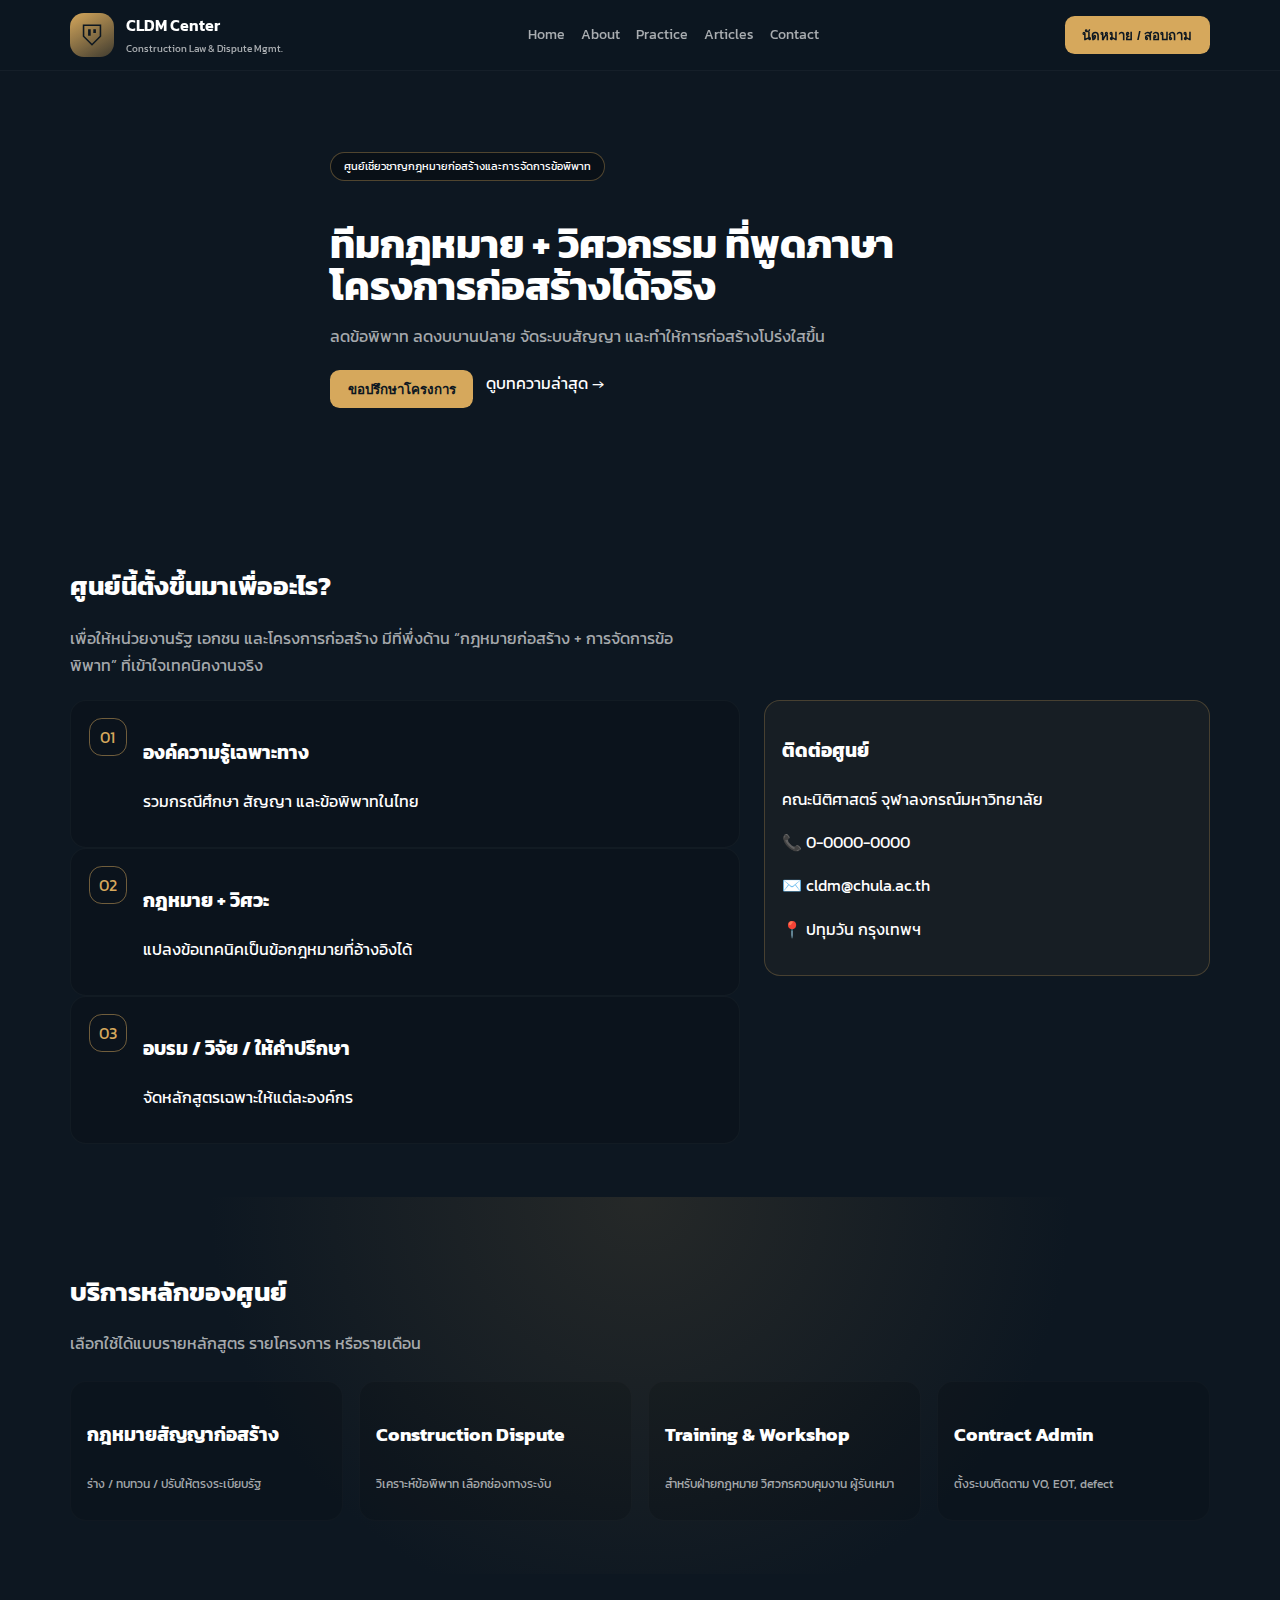
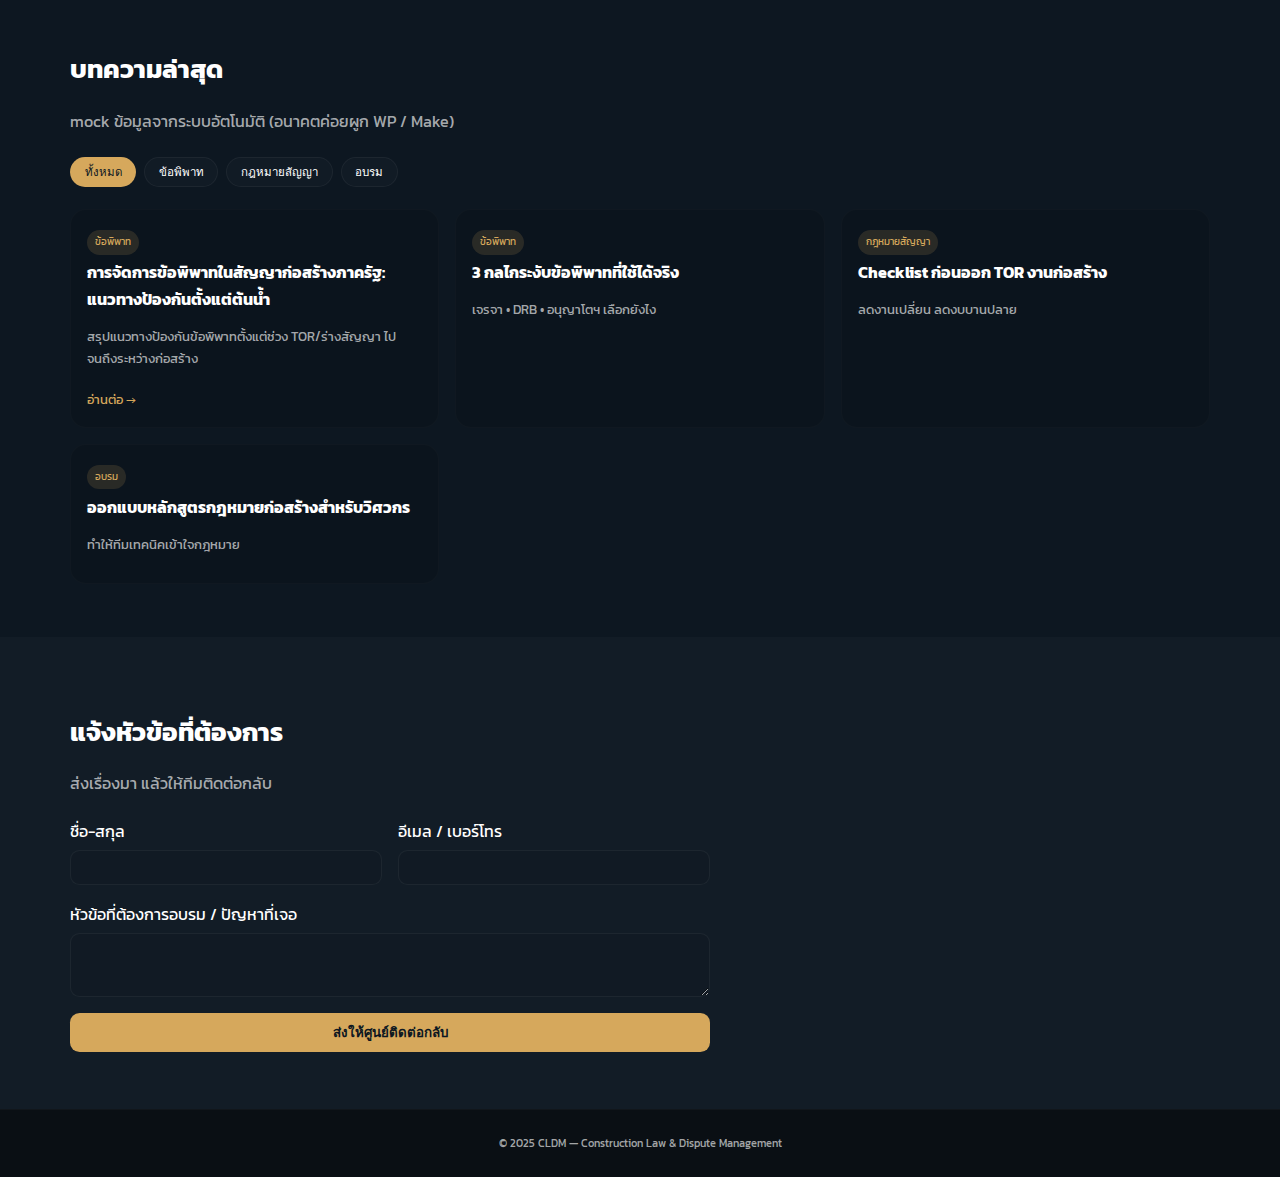
<file: index.html>
<!DOCTYPE html>
<html lang="th">
<head>
  <meta charset="UTF-8" />
  <title>CLDM Center — Construction Law & Dispute</title>
  <meta name="viewport" content="width=device-width, initial-scale=1" />
  <link href="https://fonts.googleapis.com/css2?family=Kanit:wght@300;400;500;600;700&display=swap" rel="stylesheet">
  <link rel="stylesheet" href="style.css" />
</head>
<body>
  <!-- NAV -->
  <header class="topbar">
    <div class="container nav-wrap">
      <div class="brand">
        <div class="brand-icon">
          <svg width="26" height="26" viewBox="0 0 40 40" fill="none">
            <path d="M7 5h26v17L20 35 7 22V5z" stroke="#0d1721" stroke-width="2.4" fill="none"/>
            <path d="M14 11h4v10h-4zM22 11h4v6h-4z" fill="#0d1721"/>
          </svg>
        </div>
        <div>
          <div class="brand-title">CLDM Center</div>
          <div class="brand-sub">Construction Law & Dispute Mgmt.</div>
        </div>
      </div>

      <!-- desktop nav -->
      <nav class="nav-links">
        <a href="#home" data-nav>Home</a>
        <a href="#about" data-nav>About</a>
        <a href="#practice" data-nav>Practice</a>
        <a href="#articles" data-nav>Articles</a>
        <a href="#contact" data-nav>Contact</a>
      </nav>

      <!-- mobile toggle -->
      <button class="nav-toggle" id="navToggle" aria-label="Toggle navigation">
        <span></span><span></span><span></span>
      </button>

      <!-- primary btn -->
      <button class="btn nav-cta" data-nav="#contact">นัดหมาย / สอบถาม</button>
    </div>

    <!-- mobile dropdown -->
    <div class="mobile-nav" id="mobileNav">
      <a href="#home" data-nav>Home</a>
      <a href="#about" data-nav>About</a>
      <a href="#practice" data-nav>Practice</a>
      <a href="#articles" data-nav>Articles</a>
      <a href="#contact" data-nav>Contact</a>
    </div>
  </header>

  <!-- HERO -->
  <section id="home" class="hero">
    <div class="container">
      <div class="hero-content">
        <div class="hero-tag">ศูนย์เชี่ยวชาญกฎหมายก่อสร้างและการจัดการข้อพิพาท</div>
        <h1>ทีมกฎหมาย + วิศวกรรม ที่พูดภาษาโครงการก่อสร้างได้จริง</h1>
        <p>ลดข้อพิพาท ลดงบบานปลาย จัดระบบสัญญา และทำให้การก่อสร้างโปร่งใสขึ้น</p>
        <div class="hero-actions">
          <button class="btn" data-nav="#contact">ขอปรึกษาโครงการ</button>
          <a href="#articles" data-nav class="hero-link">ดูบทความล่าสุด →</a>
        </div>
      </div>
    </div>
  </section>

  <!-- ABOUT -->
  <section id="about" class="section">
    <div class="container">
      <h2 class="section-title">ศูนย์นี้ตั้งขึ้นมาเพื่ออะไร?</h2>
      <p class="section-sub">เพื่อให้หน่วยงานรัฐ เอกชน และโครงการก่อสร้าง มีที่พึ่งด้าน “กฎหมายก่อสร้าง + การจัดการข้อพิพาท” ที่เข้าใจเทคนิคงานจริง</p>
      <div class="about-grid">
        <div>
          <div class="about-card">
            <div class="icon-box">01</div>
            <div>
              <h3>องค์ความรู้เฉพาะทาง</h3>
              <p>รวมกรณีศึกษา สัญญา และข้อพิพาทในไทย</p>
            </div>
          </div>
          <div class="about-card">
            <div class="icon-box">02</div>
            <div>
              <h3>กฎหมาย + วิศวะ</h3>
              <p>แปลงข้อเทคนิคเป็นข้อกฎหมายที่อ้างอิงได้</p>
            </div>
          </div>
          <div class="about-card">
            <div class="icon-box">03</div>
            <div>
              <h3>อบรม / วิจัย / ให้คำปรึกษา</h3>
              <p>จัดหลักสูตรเฉพาะให้แต่ละองค์กร</p>
            </div>
          </div>
        </div>
        <div>
          <div class="contact-box">
            <h3>ติดต่อศูนย์</h3>
            <p class="muted">คณะนิติศาสตร์ จุฬาลงกรณ์มหาวิทยาลัย</p>
            <p>📞 0-0000-0000</p>
            <p>✉️ cldm@chula.ac.th</p>
            <p>📍 ปทุมวัน กรุงเทพฯ</p>
          </div>
        </div>
      </div>
    </div>
  </section>

  <!-- PRACTICE -->
  <section id="practice" class="section section-dark">
    <div class="container">
      <h2 class="section-title">บริการหลักของศูนย์</h2>
      <p class="section-sub">เลือกใช้ได้แบบรายหลักสูตร รายโครงการ หรือรายเดือน</p>
      <div class="grid-cards">
        <div class="card">
          <h3>กฎหมายสัญญาก่อสร้าง</h3>
          <small>ร่าง / ทบทวน / ปรับให้ตรงระเบียบรัฐ</small>
        </div>
        <div class="card">
          <h3>Construction Dispute</h3>
          <small>วิเคราะห์ข้อพิพาท เลือกช่องทางระงับ</small>
        </div>
        <div class="card">
          <h3>Training & Workshop</h3>
          <small>สำหรับฝ่ายกฎหมาย วิศวกรควบคุมงาน ผู้รับเหมา</small>
        </div>
        <div class="card">
          <h3>Contract Admin</h3>
          <small>ตั้งระบบติดตาม VO, EOT, defect</small>
        </div>
      </div>
    </div>
  </section>

  <!-- ARTICLES -->
  <section id="articles" class="section">
    <div class="container">
      <h2 class="section-title">บทความล่าสุด</h2>
      <p class="section-sub">mock ข้อมูลจากระบบอัตโนมัติ (อนาคตค่อยผูก WP / Make)</p>

      <div class="filter-row">
        <button class="tag-btn active" data-filter="all">ทั้งหมด</button>
        <button class="tag-btn" data-filter="dispute">ข้อพิพาท</button>
        <button class="tag-btn" data-filter="contract">กฎหมายสัญญา</button>
        <button class="tag-btn" data-filter="training">อบรม</button>
      </div>

      <div class="article-list" id="articleListFull">
        <!-- JS เติมให้ -->
      </div>
    </div>
  </section>

  <!-- CONTACT -->
  <section id="contact" class="section section-light">
    <div class="container">
      <h2 class="section-title">แจ้งหัวข้อที่ต้องการ</h2>
      <p class="section-sub">ส่งเรื่องมา แล้วให้ทีมติดต่อกลับ</p>
      <form id="contactForm" class="contact-form">
        <div class="form-group">
          <label>ชื่อ-สกุล</label>
          <input name="name" required>
        </div>
        <div class="form-group">
          <label>อีเมล / เบอร์โทร</label>
          <input name="contact" required>
        </div>
        <div class="form-group full">
          <label>หัวข้อที่ต้องการอบรม / ปัญหาที่เจอ</label>
          <textarea name="topic" rows="3"></textarea>
        </div>
        <div class="form-group full">
          <button class="btn" type="submit">ส่งให้ศูนย์ติดต่อกลับ</button>
          <span id="formMsg" class="form-msg"></span>
        </div>
      </form>
    </div>
  </section>

  <footer>
    © 2025 CLDM — Construction Law & Dispute Management
  </footer>

  <script src="script.js"></script>
</body>
</html>
</file>
<file: style.css>
:root{
  --bg:#0d1721;
  --bg2:#121c26;
  --card:#1a2430;
  --accent:#d6a85c;
  --ink:#ffffff;
  --muted:rgba(255,255,255,.65);
  --container:1180px;
}
*{box-sizing:border-box}
body{
  margin:0;
  background:var(--bg);
  color:var(--ink);
  font-family:"Kanit",system-ui,-apple-system,Segoe UI,Roboto,Helvetica,Arial,sans-serif;
  line-height:1.7;
}
a{text-decoration:none;color:inherit}

.container{
  max-width:var(--container);
  margin:0 auto;
  padding:0 1.25rem;
}

/* NAV */
.topbar{
  position:sticky;
  top:0;
  z-index:50;
  background:rgba(13,23,33,.4);
  backdrop-filter:blur(10px);
  border-bottom:1px solid rgba(255,255,255,.04);
}
.nav-wrap{
  height:70px;
  display:flex;
  align-items:center;
  justify-content:space-between;
  gap:1rem;
}
.brand{
  display:flex;
  align-items:center;
  gap:.75rem;
}
.brand-icon{
  width:44px;height:44px;
  background:linear-gradient(150deg,var(--accent),rgba(214,168,92,.25));
  border-radius:14px;
  display:grid;
  place-items:center;
  color:#0d1721;
}
.brand-title{font-weight:600;font-size:1.02rem;}
.brand-sub{font-size:.65rem;color:var(--muted);}

.nav-links{
  display:flex;
  gap:1rem;
  align-items:center;
}
.nav-links a{
  color:var(--muted);
  font-size:.85rem;
}
.nav-links a:hover,
.nav-links a.active{color:#fff}

/* BUTTON */
.btn{
  background:var(--accent);
  color:#0d1721;
  border:none;
  padding:.55rem 1.1rem;
  border-radius:.6rem;
  font-weight:600;
  cursor:pointer;
}
.btn:hover{filter:brightness(1.05);}

/* mobile toggle */
.nav-toggle{
  display:none;
  background:transparent;
  border:none;
  width:40px;
  height:34px;
  flex-direction:column;
  justify-content:center;
  gap:5px;
}
.nav-toggle span{
  display:block;
  height:3px;
  background:#fff;
  border-radius:999px;
}
.mobile-nav{
  display:none;
}

/* HERO */
.hero{
  background:url("https://images.unsplash.com/photo-1589998059171-988d887df646?auto=format&fit=crop&w=1400&q=60") center/cover no-repeat;
  min-height:420px;
  position:relative;
  display:flex;
  align-items:center;
}
.hero::after{
  content:"";
  position:absolute;
  inset:0;
  background:linear-gradient(90deg,#0d1721 5%,rgba(13,23,33,0) 90%);
}
.hero .container{position:relative;z-index:2;}
.hero-content{max-width:620px;padding:3.8rem 0 4rem;}
.hero-tag{
  display:inline-block;
  background:rgba(0,0,0,.3);
  border:1px solid rgba(214,168,92,.35);
  border-radius:999px;
  padding:.25rem .8rem;
  font-size:.7rem;
  margin-bottom:1rem;
}
.hero h1{font-size:2.5rem;line-height:1.05;margin-bottom:.85rem;}
.hero p{color:var(--muted);margin-bottom:1.2rem;}
.hero-actions{display:flex;gap:.8rem;flex-wrap:wrap;}

.section{padding:3.3rem 0;}
.section-dark{background:radial-gradient(circle at top, rgba(214,168,92,.12), #0d1721 58%);}
.section-light{background:var(--bg2);}
.section-title{font-size:1.6rem;margin-bottom:.5rem;}
.section-sub{color:var(--muted);max-width:620px;}

.about-grid{
  display:grid;
  grid-template-columns:1.2fr .8fr;
  gap:1.5rem;
  margin-top:1.3rem;
}
.about-card{
  background:rgba(0,0,0,.15);
  border:1px solid rgba(255,255,255,.03);
  border-radius:1rem;
  padding:1.1rem 1.1rem 1rem;
  display:flex;
  gap:1rem;
}
.icon-box{
  width:38px;height:38px;
  border:1px solid rgba(214,168,92,.5);
  border-radius:.8rem;
  display:grid;place-items:center;
  color:var(--accent);
}
.contact-box{
  background:rgba(214,168,92,.05);
  border:1px solid rgba(214,168,92,.25);
  border-radius:1rem;
  padding:1rem 1.1rem 1rem;
}

.grid-cards{
  display:grid;
  grid-template-columns:repeat(4,1fr);
  gap:1rem;
  margin-top:1.5rem;
}
.card{
  background:rgba(0,0,0,.12);
  border:1px solid rgba(255,255,255,.02);
  border-radius:1rem;
  padding:1.1rem 1rem 1rem;
  min-height:140px;
}
.card small{color:var(--muted);font-size:.78rem;}

/* articles */
.filter-row{
  margin:1.4rem 0 1.4rem;
  display:flex;
  gap:.5rem;
  flex-wrap:wrap;
}
.tag-btn{
  background:rgba(255,255,255,.02);
  border:1px solid rgba(255,255,255,.05);
  border-radius:999px;
  padding:.3rem .85rem;
  font-size:.72rem;
  cursor:pointer;
  color:#fff;
}
.tag-btn.active{
  background:var(--accent);
  color:#0d1721;
  border-color:transparent;
}
.article-list{
  display:grid;
  grid-template-columns:repeat(3,1fr);
  gap:1rem;
}
.article{
  background:rgba(0,0,0,.12);
  border:1px solid rgba(255,255,255,.02);
  border-radius:1rem;
  padding:1rem 1rem .9rem;
}
.article h4{margin:.3rem 0 .3rem;}
.article p{color:var(--muted);font-size:.8rem;}
.badge{
  font-size:.6rem;
  background:rgba(214,168,92,.15);
  color:var(--accent);
  border-radius:99px;
  padding:.25rem .5rem;
  display:inline-block;
}

.contact-form{
  max-width:640px;
  display:grid;
  grid-template-columns:1fr 1fr;
  gap:1rem;
  margin-top:1.3rem;
}
.form-group{display:flex;flex-direction:column;gap:.3rem;}
.form-group.full{grid-column:1/-1;}
.contact-form input,
.contact-form textarea{
  background:rgba(0,0,0,.05);
  border:1px solid rgba(255,255,255,.05);
  border-radius:.6rem;
  padding:.55rem .6rem;
  color:#fff;
}
.form-msg{font-size:.8rem;margin-left:.6rem;}

footer{
  text-align:center;
  padding:1.5rem 0 1.5rem;
  color:var(--muted);
  font-size:.7rem;
  border-top:1px solid rgba(255,255,255,.03);
  background:#0a0f14;
}

/* responsive */
@media (max-width:1024px){
  .grid-cards{grid-template-columns:repeat(2,1fr);}
  .article-list{grid-template-columns:repeat(2,1fr);}
  .about-grid{grid-template-columns:1fr;}
}
@media (max-width:720px){
  .nav-links{display:none;}
  .nav-cta{display:none;}
  .nav-toggle{display:flex;}

  .mobile-nav{
    display:none;
    position:absolute;
    top:70px;
    left:0;right:0;
    background:#0d1721;
    border-bottom:1px solid rgba(255,255,255,.04);
    flex-direction:column;
    z-index:40;
  }
  .mobile-nav.open{display:flex;}
  .mobile-nav a{
    padding:.8rem 1.25rem;
    border-top:1px solid rgba(255,255,255,.02);
  }

  .hero{min-height:520px;}
  .hero h1{font-size:2.1rem;}
  .about-grid{grid-template-columns:1fr;}
  .article-list{grid-template-columns:1fr;}
  .contact-form{grid-template-columns:1fr;}
}
/* ========== ARTICLE PAGE OVERRIDE ========== */
body.article-page {
  background: #0d1721;
  color: #fff;
}

body.article-page .section-title,
body.article-page h1,
body.article-page h2,
body.article-page h3 {
  color: #fff;
}

body.article-page .article-layout {
  display: grid;
  grid-template-columns: 3fr 1.15fr;
  gap: 28px;
  margin-top: 2rem;
}

body.article-page .article-content {
  background: #121c26;            /* แทน #fff ที่มันโผล่ */
  border: 1px solid rgba(255,255,255,.04);
  border-radius: 14px;
  padding: 22px;
}

body.article-page .article-content img {
  border-radius: 12px;
  margin-bottom: 1rem;
}

body.article-page .keytake,
body.article-page .cta-inline {
  background: rgba(255,255,255,.03);
  border: 1px solid rgba(255,255,255,.04);
  border-radius: 12px;
  margin: 1rem 0;
  padding: 1rem 1.1rem;
}

body.article-page .article-aside {
  position: sticky;
  top: 90px;
  display: grid;
  gap: 1rem;
  align-self: flex-start;
}

body.article-page .card {
  background: #121c26;
  border: 1px solid rgba(255,255,255,.03);
  border-radius: 12px;
}

body.article-page input,
body.article-page textarea,
body.article-page select {
  background: rgba(6,10,14,.35);
  border: 1px solid rgba(255,255,255,.05);
  color: #fff;
}

body.article-page .sticky-cta {
  background: #0d1721;
  border-top: 1px solid rgba(255,255,255,.05);
}

@media (max-width: 960px) {
  body.article-page .article-layout {
    grid-template-columns: 1fr;
  }
  body.article-page .article-aside {
    position: static;
  }
}
</file>
